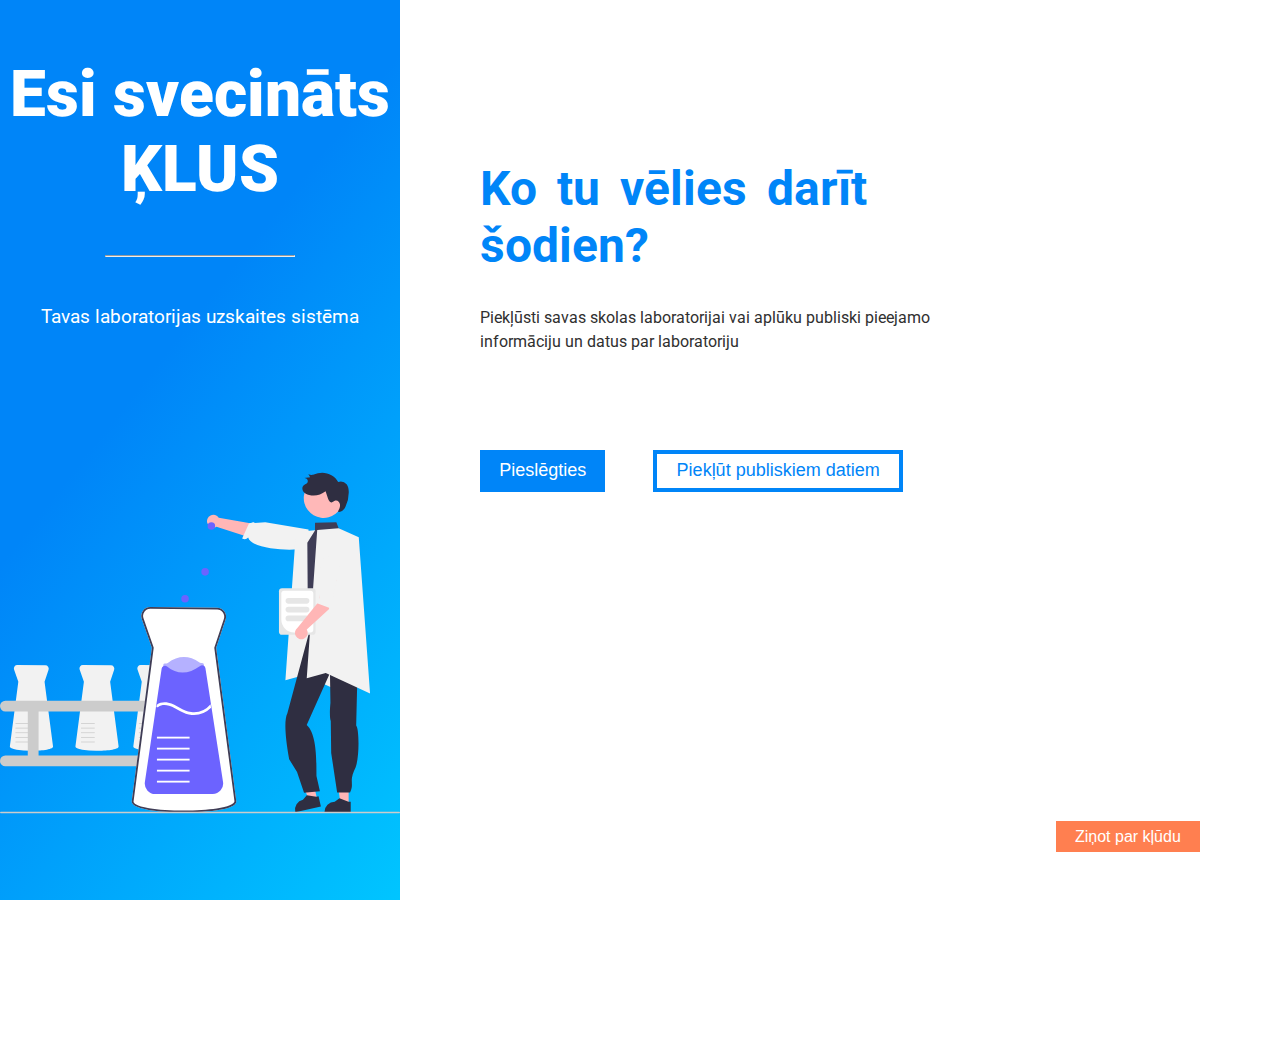
<file: index.html>
<!DOCTYPE html>
<html lang="en">
  <head>
    <meta charset="UTF-8" />
    <meta http-equiv="X-UA-Compatible" content="IE=edge" />
    <meta name="viewport" content="width=device-width, initial-scale=1.0" />
    <link rel="stylesheet" href="styles.css" />
    <title>cum</title>
  </head>
  <body>
    <body>
    <div class="data-container">
      <div class="pic-container">
        <div class="greeting">
          <h1 id="hello">Esi svecināts<br />ĶLUS</h1>
          <hr
            style="
              color: white;
              width: 50%;
              margin-top: 3rem;
              margin-bottom: 3rem;
            "
          />
          <p style="font-size: 1.2rem">Tavas laboratorijas uzskaites sistēma</p>
        </div>

        <img src="./lab.svg" width="400px" height="400px" />
      </div>
      <div class="info-container">
        <h1
          style="
            font-size: 3rem;
            word-spacing: 0.5rem;
            color: rgba(0, 133, 248, 1);
          "
        >
          Ko tu vēlies darīt<br />šodien?
        </h1>
        <p
          style="
            color: #303030;
            line-height: 1.5rem;
            margin-top: 2rem;
            margin-bottom: 6rem;
          "
        >
          Piekļūsti savas skolas laboratorijai vai aplūku publiski pieejamo<br />informāciju
          un datus par laboratoriju
        </p>
        <div class="buttons">
          <button onclick="location.href='login.html'" id="login-btn">
            Pieslēgties
          </button>
          <button onclick="location.href='table.html'" id="transparent-btn">
            Piekļūt publiskiem datiem
          </button>
        </div>
        <button id="error-btn">Ziņot par kļūdu</button>
      </div>
    </div>
  </body>
</html>
</file>
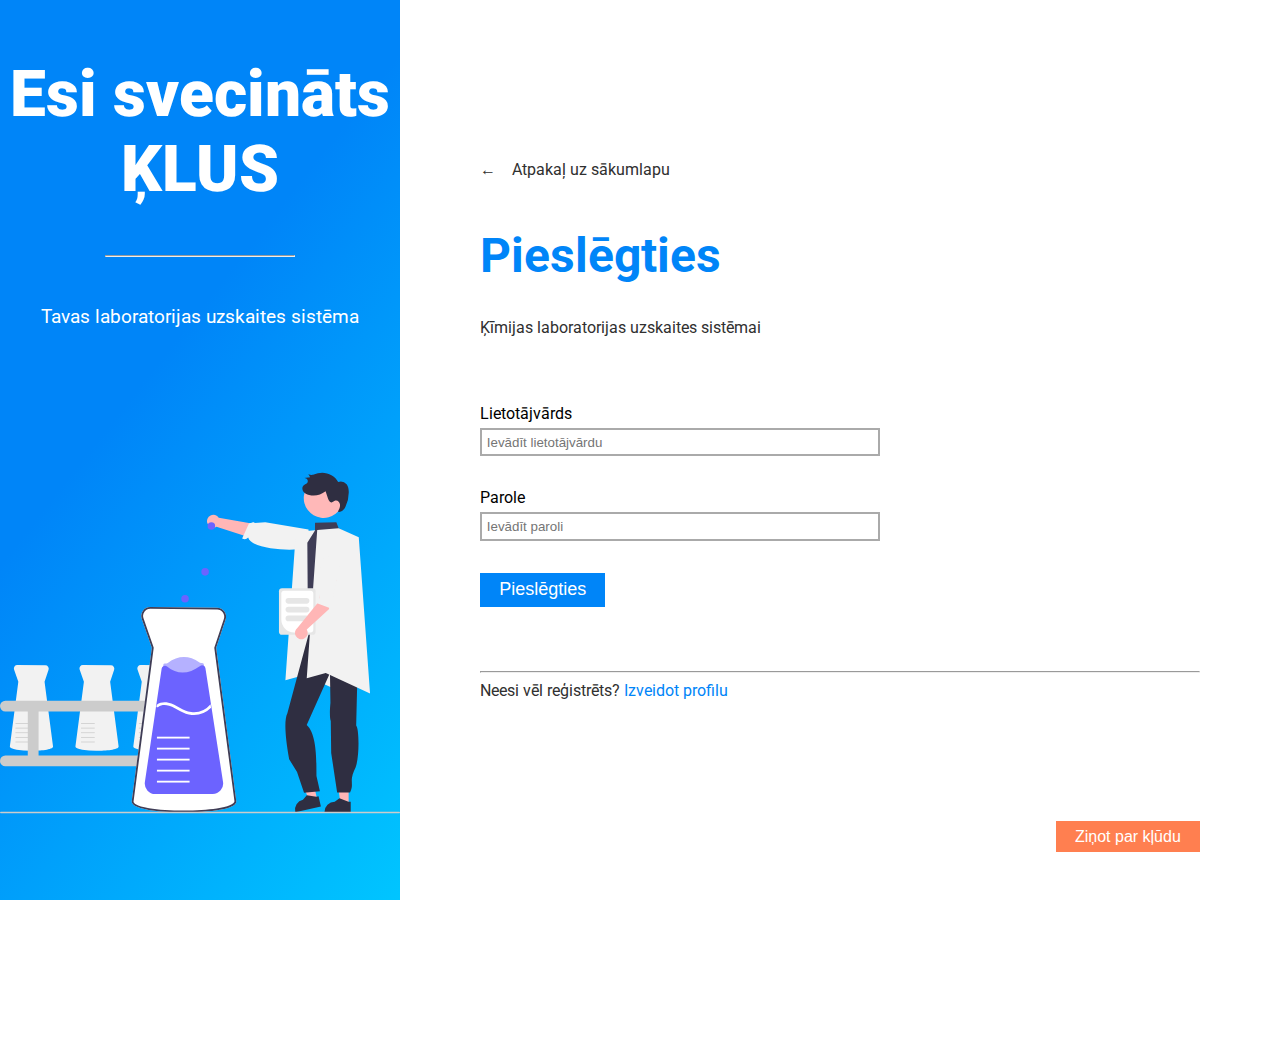
<file: login.html>
<!DOCTYPE html>
<html lang="en">
  <head>
    <meta charset="UTF-8" />
    <meta http-equiv="X-UA-Compatible" content="IE=edge" />
    <meta name="viewport" content="width=device-width, initial-scale=1.0" />
    <link rel="stylesheet" href="styles.css" />
    <title>Pieslēgties</title>
  </head>
  <body>
    <div class="data-container">
      <div class="pic-container">
        <div class="greeting">
          <h1 id="hello">Esi svecināts<br />ĶLUS</h1>
          <hr
            style="
              color: white;
              width: 50%;
              margin-top: 3rem;
              margin-bottom: 3rem;
            "
          />
          <p style="font-size: 1.2rem">Tavas laboratorijas uzskaites sistēma</p>
        </div>

        <img src="./lab.svg" width="400px" height="400px" />
      </div>
      <div class="info-container">
        <a href="index.html" id="back-link"
          ><strong style="margin-right: 1rem">←</strong>Atpakaļ uz sākumlapu</a
        >

        <h1
          style="
            font-size: 3rem;
            word-spacing: 0.5rem;
            color: rgba(0, 133, 248, 1);
            margin-top: 3rem;
          "
        >
          Pieslēgties
        </h1>
        <p
          style="
            color: #303030;
            line-height: 1.5rem;
            margin-top: 2rem;
            margin-bottom: 2rem;
          "
        >
          Ķīmijas laboratorijas uzskaites sistēmai
        </p>
        <div class="login-form">
          <div class="data-input">
            <label for="login">Lietotājvārds</label>
            <input type="text" id="login" placeholder="Ievādīt lietotājvārdu" />
            <label for="password">Parole</label>
            <input type="password" id="password" placeholder="Ievādīt paroli" />
          </div>

          <button onclick="location.href='table.html'" id="login-btn">
            Pieslēgties
          </button>
        </div>
        <hr style="color: #30303033; margin-right: 5rem; margin-top: 4rem" />
        <p style="color: #303030; margin-top: 0.5rem">
          Neesi vēl reģistrēts?
          <a href="#" style="color: rgba(0, 133, 248, 1); text-decoration: none"
            >Izveidot profilu</a
          >
        </p>
        <button id="error-btn">Ziņot par kļūdu</button>
      </div>
    </div>
  </body>
</html>
</file>
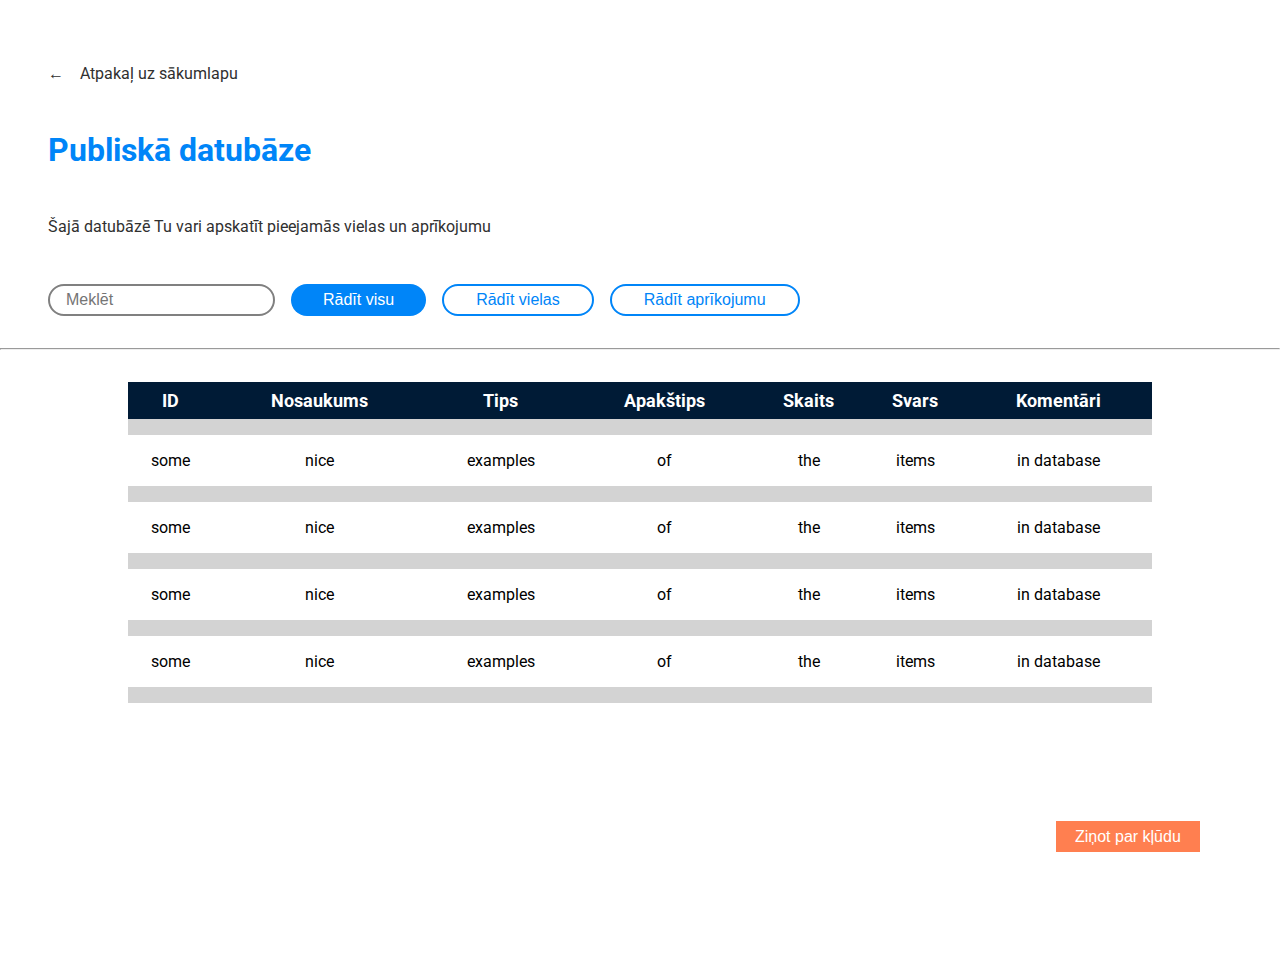
<file: table.html>
<!DOCTYPE html>
<html lang="en">
  <head>
    <meta charset="UTF-8" />
    <meta http-equiv="X-UA-Compatible" content="IE=edge" />
    <meta name="viewport" content="width=device-width, initial-scale=1.0" />
    <link rel="stylesheet" href="styles.css" />

    <title>Publiskā datubāze</title>
  </head>
  <body>
    <div class="db-config">
      <a href="index.html" id="back-link" style="margin-top: 3rem"
        ><strong style="margin-right: 1rem">←</strong>Atpakaļ uz sākumlapu</a
      >
      <h1 style="color: rgba(0, 133, 248, 1); margin-top: 3rem">
        Publiskā datubāze
      </h1>
      <p style="color: #303030; margin-top: 3rem">
        Šajā datubāzē Tu vari apskatīt pieejamās vielas un aprīkojumu
      </p>
      <div class="config-search">
        <input type="search" placeholder="Meklēt" />
        <button id="show-btn-solid">Rādīt visu</button>
        <button id="show-btn-transparent">Rādīt vielas</button>
        <button id="show-btn-transparent">Rādīt aprīkojumu</button>
      </div>
    </div>
    <hr />
    <div style="width: 100%">
      <table>
        <tr class="header">
          <th>ID</th>
          <th>Nosaukums</th>
          <th>Tips</th>
          <th>Apakštips</th>
          <th>Skaits</th>
          <th>Svars</th>
          <th>Komentāri</th>
        </tr>
        <tr>
          <td>some</td>
          <td>nice</td>
          <td>examples</td>
          <td>of</td>
          <td>the</td>
          <td>items</td>
          <td>in database</td>
        </tr>
        <tr>
          <td>some</td>
          <td>nice</td>
          <td>examples</td>
          <td>of</td>
          <td>the</td>
          <td>items</td>
          <td>in database</td>
        </tr>
        <tr>
          <td>some</td>
          <td>nice</td>
          <td>examples</td>
          <td>of</td>
          <td>the</td>
          <td>items</td>
          <td>in database</td>
        </tr>
        <tr>
          <td>some</td>
          <td>nice</td>
          <td>examples</td>
          <td>of</td>
          <td>the</td>
          <td>items</td>
          <td>in database</td>
        </tr>
      </table>
    </div>

    <button id="error-btn">Ziņot par kļūdu</button>
  </body>
</html>
</file>
<file: styles.css>
@import url("https://fonts.googleapis.com/css2?family=Roboto:wght@400;500;700&display=swap");

* {
  box-sizing: border-box;
  margin: 0;
  padding: 0;
}

body {
  min-height: 100vh;
  min-width: 100vh;
  font-family: "Roboto", sans-serif;
  overflow: hidden;
}

.data-container {
  display: flex;
  justify-content: center;
}

.pic-container {
  background: rgb(0, 133, 248);
  background: linear-gradient(
    128deg,
    rgba(0, 133, 248, 1) 40%,
    rgba(0, 197, 255, 1) 100%
  );
  width: 40%;
  height: 100vh;
  display: flex;
  flex-direction: column;
  justify-content: space-around;
  align-items: center;
  flex-wrap: wrap;
}

.greeting {
  display: flex;
  flex-direction: column;
  justify-content: center;
  align-items: center;
  text-align: center;
  color: white;
}

#hello {
  font-weight: 900;
  font-size: 4rem;
}

.info-container {
  width: 100%;
  height: 100vh;
  margin-top: 10rem;
  margin-left: 5rem;
}

.buttons {
  display: flex;
  gap: 3rem;
}

#login-btn {
  padding-right: 1.2rem;
  padding-left: 1.2rem;
  padding-top: 0.4rem;
  padding-bottom: 0.4rem;
  background-color: rgba(0, 133, 248, 1);
  border: none;
  color: white;
  font-weight: 400;
  font-size: large;
  cursor: pointer;
}
#login-btn:hover {
  background-color: rgba(0, 133, 248, 0.8);
}

#transparent-btn {
  padding-right: 1.2rem;
  padding-left: 1.2rem;
  padding-top: 0.4rem;
  padding-bottom: 0.4rem;
  background-color: white;
  border: none;
  color: rgba(0, 133, 248, 1);
  font-weight: 400;
  font-size: large;
  border: 0.3rem solid rgba(0, 133, 248, 1);
  cursor: pointer;
}

#transparent-btn:hover {
  background-color: rgba(0, 133, 248, 1);

  color: white;
}

#error-btn {
  background-color: coral;
  border: none;
  padding-right: 1.2rem;
  padding-left: 1.2rem;
  padding-top: 0.4rem;
  padding-bottom: 0.4rem;
  color: white;
  font-size: medium;

  position: absolute;
  right: 5rem;
  bottom: 3rem;
  cursor: pointer;
}

#error-btn:hover {
  scale: 0.9;
}

#back-link {
  text-decoration: none;
  cursor: pointer;
  color: #303030;
  font-size: medium;
}

#back-link:hover {
  color: black;
}

.login-form {
  display: flex;
  flex-direction: column;
  max-width: 50%;
  min-width: 30%;
}

.data-input {
  display: flex;
  flex-direction: column;
  justify-content: center;
}
.data-input label {
  margin-top: 2rem;
  margin-bottom: 0.3rem;
}
.data-input input {
  border: 0.15rem solid #808080aa;
  padding-top: 0.3rem;
  padding-bottom: 0.3rem;
  padding-left: 0.3rem;
}

.login-form button {
  margin-top: 2rem;
  width: max-content;
}

.db-config {
  margin-top: 4rem;
  margin-left: 3rem;
  margin-bottom: 2rem;
}

.config-search {
  margin-top: 3rem;
  display: flex;
  justify-content: flex-start;
  gap: 1rem;
}

.config-search input {
  padding-left: 1rem;
  padding-top: 0.3rem;
  padding-bottom: 0.3rem;
  border-radius: 1rem;
  border: 0.15rem solid gray;
  color: gray;
  font-size: medium;
}

#show-btn-solid {
  border: none;
  background-color: rgba(0, 133, 248, 1);
  border-radius: 1rem;
  color: white;
  font-size: medium;
  padding-left: 2rem;
  padding-right: 2rem;
  cursor: pointer;
}
#show-btn-solid:hover {
  background-color: rgba(0, 133, 248, 0.8);
}

#show-btn-transparent {
  border: none;
  border: 0.15rem solid rgba(0, 133, 248, 1);
  background-color: transparent;
  border-radius: 1rem;
  color: rgba(0, 133, 248, 1);
  font-size: medium;
  padding-left: 2rem;
  padding-right: 2rem;
  cursor: pointer;
}

#show-btn-transparent:hover {
  background-color: rgba(0, 133, 248, 1);
  color: white;
}

table {
  margin-top: 2rem;
  width: 80%;
  margin-right: auto;
  margin-left: auto;
  border-spacing: 0;
}

th {
  background-color: #001b36;
  border: none;
  color: white;
  padding: 0;
  margin-bottom: 10rem;
  padding-top: 0.5rem;
  padding-bottom: 0.5rem;
  font-size: large;
  border-bottom: 1rem solid lightgrey;
}

td {
  padding-top: 1rem;
  padding-bottom: 1rem;
  text-align: center;
  border-bottom: 1rem solid lightgray;
}
</file>
